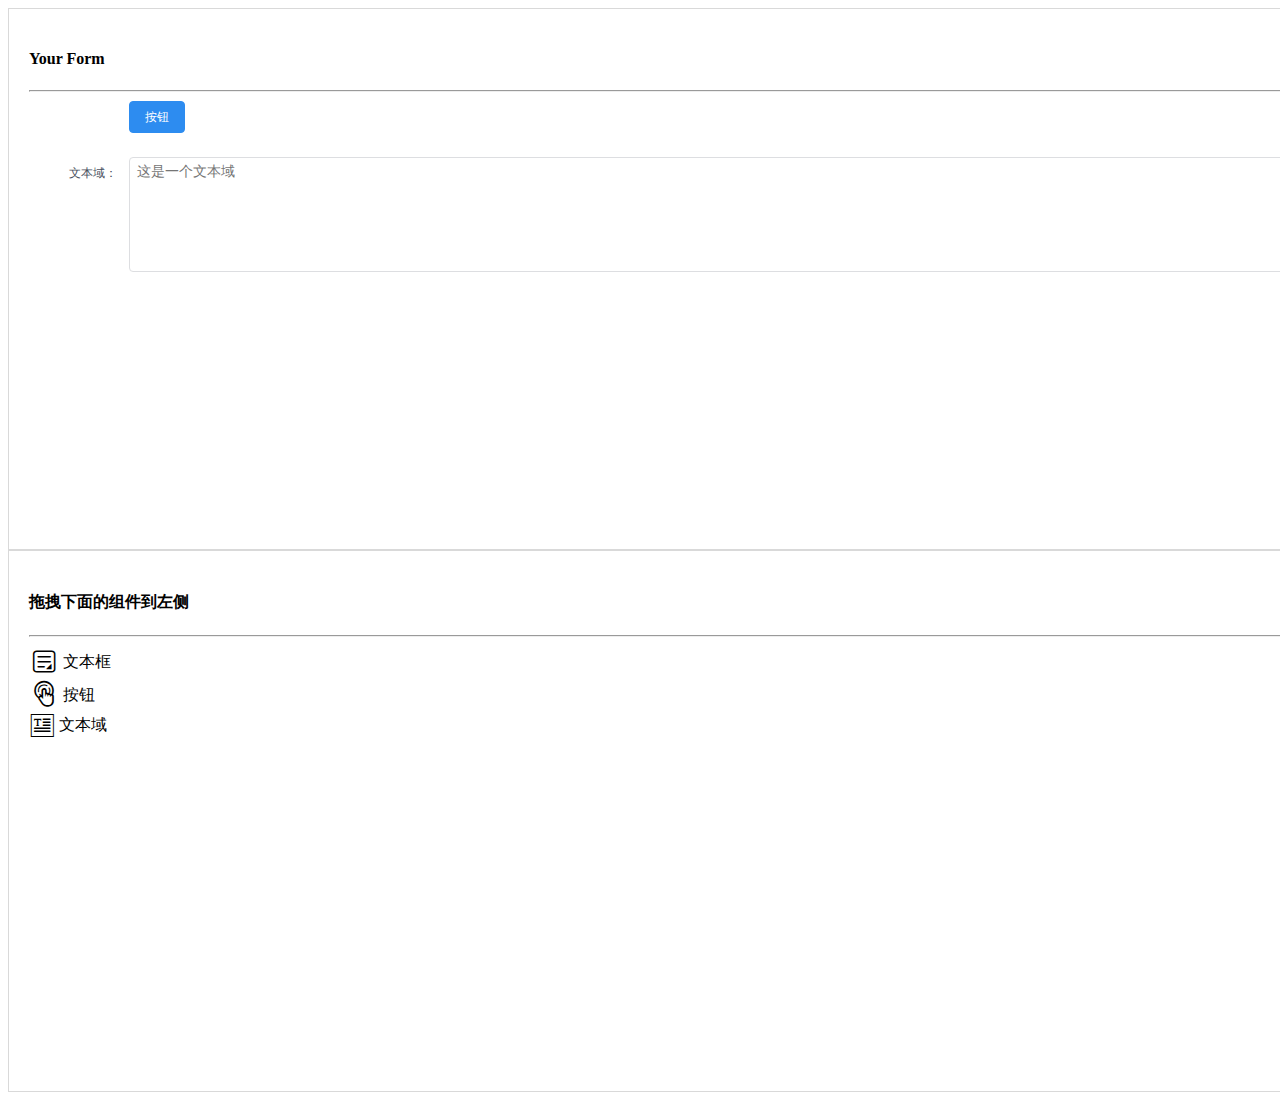
<file: drag.html>
<!DOCTYPE HTML>
<html>
<head>
    <meta charset="utf-8">
    <title>Bootstrap表单构造器</title>
    <meta name="viewport" content="width=device-width, initial-scale=1.0">
    <meta name="description" content="基于Bootstrap的web表单构造器，通过拖拽组件的方式生成完整可用的表单">
    <meta name="keywords" content="Bootstrap,Form,表单,拖拽">
    <meta name="author" content="Bootstrap中文网">
    <link rel="stylesheet" href="https://cdn.staticfile.org/twitter-bootstrap/3.3.7/css/bootstrap.min.css">
    <link rel="stylesheet" href="index.css">
    <link rel="stylesheet" type="text/css" href="font/iconfont.css">
    <script src="font/iconfont.js"></script>
    <script src="https://cdn.staticfile.org/jquery/2.1.1/jquery.min.js"></script>
    <script src="https://cdn.staticfile.org/twitter-bootstrap/3.3.7/js/bootstrap.min.js"></script>
    <style type="text/css">
        /*#div1 {width:198px; height:66px;padding:10px;border:1px solid #aaaaaa;}*/
        .box{width: 100%;height: 500px;border: 1px solid #d9d9d9;padding: 20px;}
    </style>

    <script type="text/javascript">
        function allowDrop(ev)
        {
            ev.preventDefault();
        }

        function drag(ev)
        {
            ev.dataTransfer.setData("Text",ev.target.id);
//            console.log(ev)
        }

        function drop(ev)
        {
            ev.preventDefault();
            var data=ev.dataTransfer.getData("Text");
            if(data=='drag1'){
                ev.toElement.innerHTML = ev.toElement.innerHTML + '<div id="textUI" class="ivu-form-item items" style="display: block; width: auto;"> <label id="getName" class="ivu-form-item-label" style="width: 100px;">输入框：</label> <div class="ivu-form-item-content" style="margin-left: 100px;"> <div class="ivu-input-wrapper ivu-input-type"> <input id="getPlaceholder" type="text" placeholder="这是一个输入框" maxlength="20" class="ivu-input"> </div> <div class="item-icon"> <i onclick="deleteT(1)" style="font-size: 15px" class="iconfont">&#xe62f;</i> <i onclick="set(1)" style="font-size: 15px" class="iconfont">&#xe604;</i> </div> </div> <div id="modalShow" data-transfer="true" class="v-transfer-dom"> <div class="ivu-modal-mask"></div> <div class="ivu-modal-wrap"> <div class="ivu-modal" style="width: 520px;"> <div class="ivu-modal-content"> <a class="ivu-modal-close"> <i class="ivu-icon ivu-icon-ios-close-empty"></i> </a> <div class="ivu-modal-header"> <div class="ivu-modal-header-inner">配置输入框属性</div> </div> <div class="ivu-modal-body"> <form autocomplete="off" class="form_content ivu-form ivu-form-label-right"> <div class="ivu-form-item"> <label class="ivu-form-item-label" style="width: 80px;">控件名称：</label> <div class="ivu-form-item-content" style="margin-left: 80px;"> <div class="ivu-input-wrapper ivu-input-type"><!----> <!----> <input id="nameText" type="text" placeholder="请输入控件名称" maxlength="4" class="ivu-input"> <!----> </div> <!----> </div> </div> <div class="ivu-form-item"> <label class="ivu-form-item-label" style="width: 80px;">placeholder：</label> <div class="ivu-form-item-content" style="margin-left: 80px;"> <div class="ivu-input-wrapper ivu-input-type"><!----> <!----> <input id="namePlaceholder" type="text" placeholder="请输入placeholder" class="ivu-input"> <!----> </div> <!----> </div> </div> </form> </div> <div class="ivu-modal-footer"> <div> <button onclick="cancel(1)" type="button" class="ivu-btn ivu-btn-text"><!----> <!----> <span>取消</span> </button> <button onclick="sure(1)" type="button" class="ivu-btn ivu-btn-primary"><!----> <!----> <span>确定</span> </button> </div> </div> </div> </div> </div> </div> </div>'
//
            }else if(data=='drag2'){
                ev.toElement.innerHTML = ev.toElement.innerHTML + '<div class="ivu-form-item-content" style="margin-left: 100px;margin-bottom: 24px;"> <button type="button" class="ivu-btn ivu-btn-primary"> <span>按钮</span> </button> </div>'
//
            }else if(data=='drag3'){
                ev.toElement.innerHTML = ev.toElement.innerHTML + '<div class="ivu-form-item items" style="display: block; width: auto;" draggable="false"> <label class="ivu-form-item-label" style="width: 100px;">文本域：</label> <div class="ivu-form-item-content" style="margin-left: 100px;"> <div class="ivu-input-wrapper ivu-input-type"> <textarea wrap="soft" autocomplete="off" spellcheck="false" placeholder="这是一个文本域" rows="5" maxlength="200" class="ivu-input"></textarea> </div> </div> </div>'
            }

        }
        function deleteT(i){
            if(i==1){
                var textUI = document.getElementById("textUI");
                textUI.remove()
            }

        }
        function set(i) {
            if(i==1){
                var modalShow = document.getElementById("modalShow");
                modalShow.style.display='block';
            }


        }
        function cancel(i) {
            if(i==1){
                var modalShow = document.getElementById("modalShow");
                modalShow.style.display='none';
            }
        }
        function sure(i) {
            if(i==1){
                var nameText = document.getElementById("nameText").value;
                var namePlaceholder = document.getElementById("namePlaceholder").value;
                document.getElementById("getName").innerHTML = nameText;
                document.getElementById("getPlaceholder").placeholder = namePlaceholder;
                var modalShow = document.getElementById("modalShow");
                modalShow.style.display='none';


            }

        }
    </script>
</head>
<body>
<div class="container">
    <div class="row" >
        <div class="col-sm-8">
            <div class="box" id="div1" ondrop="drop(event)"
                 ondragover="allowDrop(event)">
                <h4>Your Form</h4>
                <hr>
                <!--<div id="textUI" class="ivu-form-item items" style="display: block; width: auto;">-->
                    <!--<label id="getName" class="ivu-form-item-label" style="width: 100px;">输入框：</label>-->
                    <!--<div class="ivu-form-item-content" style="margin-left: 100px;">-->
                        <!--<div class="ivu-input-wrapper ivu-input-type">-->
                            <!--<input id="getPlaceholder" type="text" placeholder="这是一个输入框" maxlength="20" class="ivu-input">-->
                        <!--</div>-->
                        <!--<div class="item-icon">-->
                            <!--<i onclick="deleteT(1)" style="font-size: 15px" class="iconfont">&#xe62f;</i>-->
                            <!--<i onclick="set(1)" style="font-size: 15px" class="iconfont">&#xe604;</i>-->
                        <!--</div>-->
                    <!--</div>-->
                    <!--<div id="modalShow" data-transfer="true" class="v-transfer-dom">-->
                        <!--<div class="ivu-modal-mask"></div>-->
                        <!--<div class="ivu-modal-wrap">-->
                            <!--<div class="ivu-modal" style="width: 520px;">-->
                                <!--<div class="ivu-modal-content">-->
                                    <!--<a class="ivu-modal-close">-->
                                        <!--<i class="ivu-icon ivu-icon-ios-close-empty"></i>-->
                                    <!--</a>-->
                                    <!--<div class="ivu-modal-header">-->
                                        <!--<div class="ivu-modal-header-inner">配置输入框属性</div>-->
                                    <!--</div>-->
                                    <!--<div class="ivu-modal-body">-->
                                        <!--<form autocomplete="off" class="form_content ivu-form ivu-form-label-right">-->
                                            <!--<div class="ivu-form-item">-->
                                                <!--<label class="ivu-form-item-label" style="width: 80px;">控件名称：</label>-->
                                                <!--<div class="ivu-form-item-content" style="margin-left: 80px;">-->
                                                    <!--<div class="ivu-input-wrapper ivu-input-type">&lt;!&ndash;&ndash;&gt; &lt;!&ndash;&ndash;&gt;-->
                                                        <!--<input id="nameText" type="text" placeholder="请输入控件名称" maxlength="4" class="ivu-input"> &lt;!&ndash;&ndash;&gt;-->
                                                    <!--</div> &lt;!&ndash;&ndash;&gt;-->
                                                <!--</div>-->
                                            <!--</div>-->
                                            <!--<div class="ivu-form-item">-->
                                                <!--<label class="ivu-form-item-label" style="width: 80px;">placeholder：</label>-->
                                                <!--<div class="ivu-form-item-content" style="margin-left: 80px;">-->
                                                    <!--<div class="ivu-input-wrapper ivu-input-type">&lt;!&ndash;&ndash;&gt; &lt;!&ndash;&ndash;&gt;-->
                                                        <!--<input id="namePlaceholder" type="text" placeholder="请输入placeholder" class="ivu-input"> &lt;!&ndash;&ndash;&gt;-->
                                                    <!--</div> &lt;!&ndash;&ndash;&gt;-->
                                                <!--</div>-->
                                            <!--</div>-->

                                        <!--</form>-->
                                    <!--</div>-->
                                    <!--<div class="ivu-modal-footer">-->
                                        <!--<div>-->
                                            <!--<button onclick="cancel(1)" type="button" class="ivu-btn ivu-btn-text">&lt;!&ndash;&ndash;&gt; &lt;!&ndash;&ndash;&gt;-->
                                                <!--<span>取消</span>-->
                                            <!--</button>-->
                                            <!--<button onclick="sure(1)" type="button" class="ivu-btn ivu-btn-primary">&lt;!&ndash;&ndash;&gt; &lt;!&ndash;&ndash;&gt;-->
                                                <!--<span>确定</span>-->
                                            <!--</button>-->
                                        <!--</div>-->
                                    <!--</div>-->
                                <!--</div>-->
                            <!--</div>-->
                        <!--</div>-->
                    <!--</div>-->

                <!--</div>-->
                <div class="ivu-form-item-content" style="margin-left: 100px;margin-bottom: 24px;">
                    <button type="button" class="ivu-btn ivu-btn-primary">
                        <span>按钮</span>
                    </button>
                </div>
                <div class="ivu-form-item items" style="display: block; width: auto;" draggable="false">
                    <label class="ivu-form-item-label" style="width: 100px;">文本域：</label>
                    <div class="ivu-form-item-content" style="margin-left: 100px;">
                        <div class="ivu-input-wrapper ivu-input-type">
                            <textarea wrap="soft" autocomplete="off" spellcheck="false" placeholder="这是一个文本域" rows="5" maxlength="200" class="ivu-input"></textarea>
                        </div>
                    </div>
                </div>
            </div>
        </div>
        <div class="col-sm-4">
            <div class="box" id="dragBox">
                <h4>拖拽下面的组件到左侧</h4>
                <hr>
                <div id="drag1" draggable="true"
                       ondragstart="drag(event)">
                    <i class="iconfont">&#xe668;</i>
                    <span class="textStyle">文本框</span>
                </div>
                <div id="drag2"  draggable="true"
                   ondragstart="drag(event)">
                    <i class="iconfont">&#xe7fb;</i>
                    <span class="textStyle">按钮</span>
                </div>
                <div id="drag3"  draggable="true"
                     ondragstart="drag(event)">
                    <i style="font-size: 26px" class="iconfont">&#xe66f;</i>
                    <span class="textStyle">文本域</span>
                </div>
            </div>
        </div>

        <div class="clearfix visible-xs"></div>


    </div>
</div>
</body>
</html>
</file>
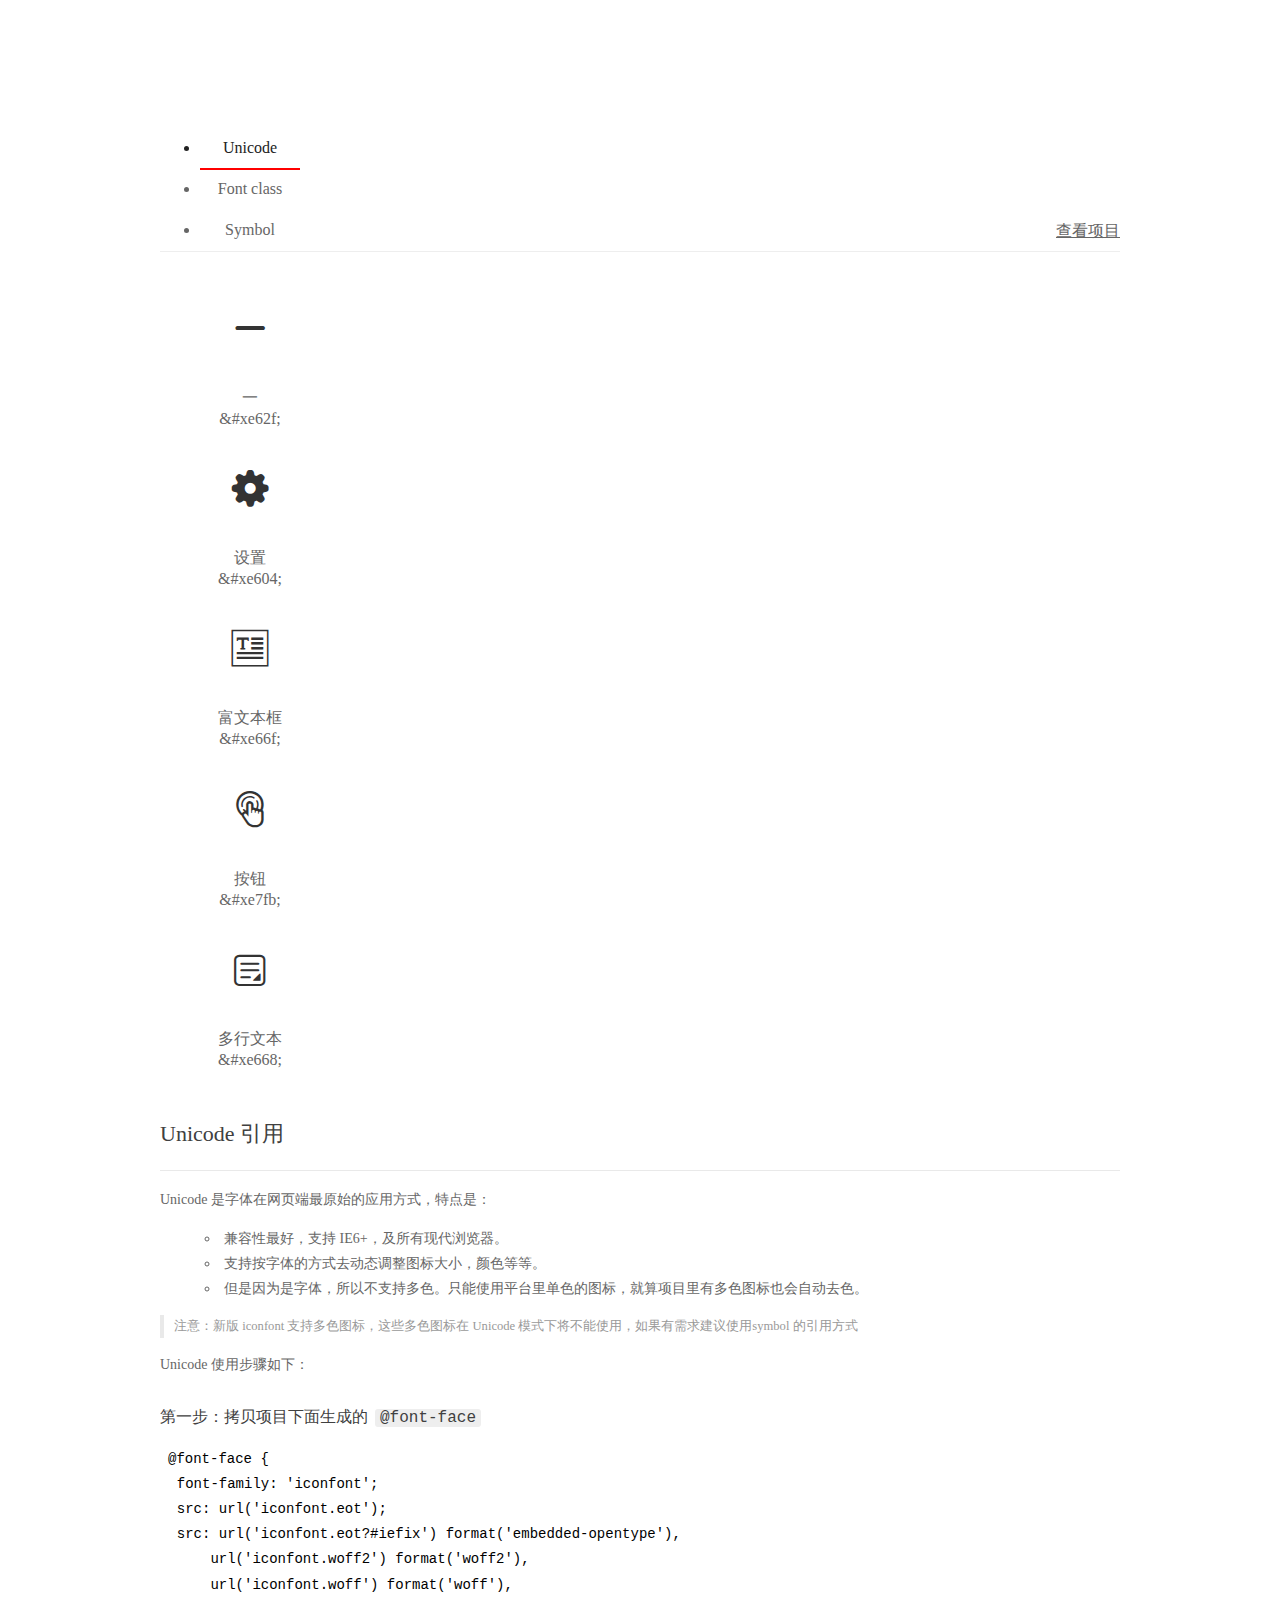
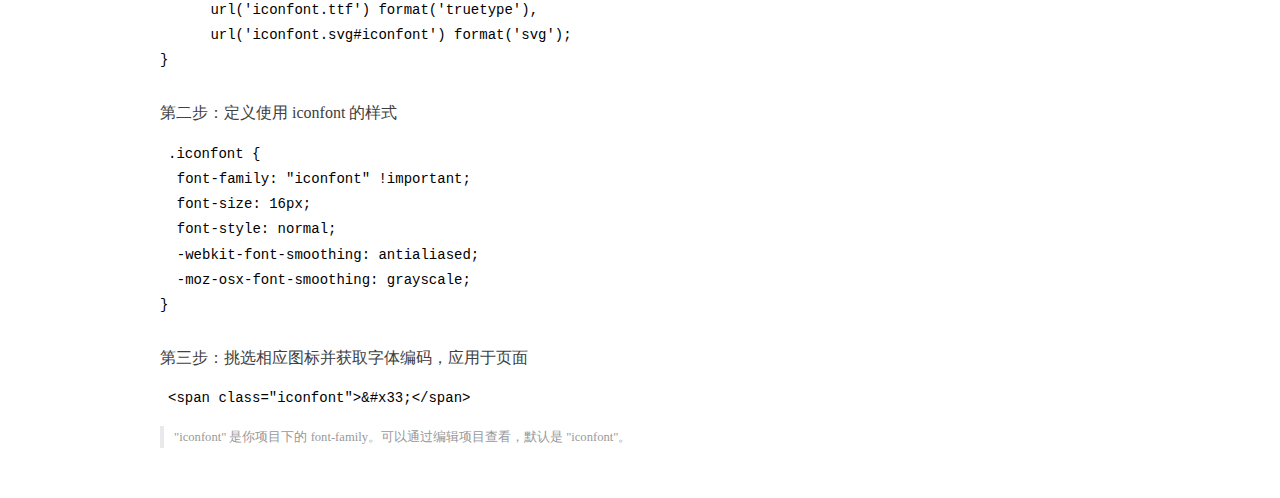
<file: font/demo_index.html>
<!DOCTYPE html>
<html>
<head>
  <meta charset="utf-8"/>
  <title>IconFont Demo</title>
  <link rel="shortcut icon" href="https://gtms04.alicdn.com/tps/i4/TB1_oz6GVXXXXaFXpXXJDFnIXXX-64-64.ico" type="image/x-icon"/>
  <link rel="stylesheet" href="https://g.alicdn.com/thx/cube/1.3.2/cube.min.css">
  <link rel="stylesheet" href="demo.css">
  <link rel="stylesheet" href="iconfont.css">
  <script src="iconfont.js"></script>
  <!-- jQuery -->
  <script src="https://a1.alicdn.com/oss/uploads/2018/12/26/7bfddb60-08e8-11e9-9b04-53e73bb6408b.js"></script>
  <!-- 代码高亮 -->
  <script src="https://a1.alicdn.com/oss/uploads/2018/12/26/a3f714d0-08e6-11e9-8a15-ebf944d7534c.js"></script>
</head>
<body>
  <div class="main">
    <h1 class="logo"><a href="https://www.iconfont.cn/" title="iconfont 首页" target="_blank">&#xe86b;</a></h1>
    <div class="nav-tabs">
      <ul id="tabs" class="dib-box">
        <li class="dib active"><span>Unicode</span></li>
        <li class="dib"><span>Font class</span></li>
        <li class="dib"><span>Symbol</span></li>
      </ul>
      
      <a href="https://www.iconfont.cn/manage/index?manage_type=myprojects&projectId=1001982" target="_blank" class="nav-more">查看项目</a>
      
    </div>
    <div class="tab-container">
      <div class="content unicode" style="display: block;">
          <ul class="icon_lists dib-box">
          
            <li class="dib">
              <span class="icon iconfont">&#xe62f;</span>
                <div class="name">一</div>
                <div class="code-name">&amp;#xe62f;</div>
              </li>
          
            <li class="dib">
              <span class="icon iconfont">&#xe604;</span>
                <div class="name">设置</div>
                <div class="code-name">&amp;#xe604;</div>
              </li>
          
            <li class="dib">
              <span class="icon iconfont">&#xe66f;</span>
                <div class="name">富文本框</div>
                <div class="code-name">&amp;#xe66f;</div>
              </li>
          
            <li class="dib">
              <span class="icon iconfont">&#xe7fb;</span>
                <div class="name">按钮</div>
                <div class="code-name">&amp;#xe7fb;</div>
              </li>
          
            <li class="dib">
              <span class="icon iconfont">&#xe668;</span>
                <div class="name">多行文本</div>
                <div class="code-name">&amp;#xe668;</div>
              </li>
          
          </ul>
          <div class="article markdown">
          <h2 id="unicode-">Unicode 引用</h2>
          <hr>

          <p>Unicode 是字体在网页端最原始的应用方式，特点是：</p>
          <ul>
            <li>兼容性最好，支持 IE6+，及所有现代浏览器。</li>
            <li>支持按字体的方式去动态调整图标大小，颜色等等。</li>
            <li>但是因为是字体，所以不支持多色。只能使用平台里单色的图标，就算项目里有多色图标也会自动去色。</li>
          </ul>
          <blockquote>
            <p>注意：新版 iconfont 支持多色图标，这些多色图标在 Unicode 模式下将不能使用，如果有需求建议使用symbol 的引用方式</p>
          </blockquote>
          <p>Unicode 使用步骤如下：</p>
          <h3 id="-font-face">第一步：拷贝项目下面生成的 <code>@font-face</code></h3>
<pre><code class="language-css"
>@font-face {
  font-family: 'iconfont';
  src: url('iconfont.eot');
  src: url('iconfont.eot?#iefix') format('embedded-opentype'),
      url('iconfont.woff2') format('woff2'),
      url('iconfont.woff') format('woff'),
      url('iconfont.ttf') format('truetype'),
      url('iconfont.svg#iconfont') format('svg');
}
</code></pre>
          <h3 id="-iconfont-">第二步：定义使用 iconfont 的样式</h3>
<pre><code class="language-css"
>.iconfont {
  font-family: "iconfont" !important;
  font-size: 16px;
  font-style: normal;
  -webkit-font-smoothing: antialiased;
  -moz-osx-font-smoothing: grayscale;
}
</code></pre>
          <h3 id="-">第三步：挑选相应图标并获取字体编码，应用于页面</h3>
<pre>
<code class="language-html"
>&lt;span class="iconfont"&gt;&amp;#x33;&lt;/span&gt;
</code></pre>
          <blockquote>
            <p>"iconfont" 是你项目下的 font-family。可以通过编辑项目查看，默认是 "iconfont"。</p>
          </blockquote>
          </div>
      </div>
      <div class="content font-class">
        <ul class="icon_lists dib-box">
          
          <li class="dib">
            <span class="icon iconfont icon-weibiaoti29"></span>
            <div class="name">
              一
            </div>
            <div class="code-name">.icon-weibiaoti29
            </div>
          </li>
          
          <li class="dib">
            <span class="icon iconfont icon-shezhi"></span>
            <div class="name">
              设置
            </div>
            <div class="code-name">.icon-shezhi
            </div>
          </li>
          
          <li class="dib">
            <span class="icon iconfont icon-fuwenbenkuang"></span>
            <div class="name">
              富文本框
            </div>
            <div class="code-name">.icon-fuwenbenkuang
            </div>
          </li>
          
          <li class="dib">
            <span class="icon iconfont icon-anniu"></span>
            <div class="name">
              按钮
            </div>
            <div class="code-name">.icon-anniu
            </div>
          </li>
          
          <li class="dib">
            <span class="icon iconfont icon-duohangwenben"></span>
            <div class="name">
              多行文本
            </div>
            <div class="code-name">.icon-duohangwenben
            </div>
          </li>
          
        </ul>
        <div class="article markdown">
        <h2 id="font-class-">font-class 引用</h2>
        <hr>

        <p>font-class 是 Unicode 使用方式的一种变种，主要是解决 Unicode 书写不直观，语意不明确的问题。</p>
        <p>与 Unicode 使用方式相比，具有如下特点：</p>
        <ul>
          <li>兼容性良好，支持 IE8+，及所有现代浏览器。</li>
          <li>相比于 Unicode 语意明确，书写更直观。可以很容易分辨这个 icon 是什么。</li>
          <li>因为使用 class 来定义图标，所以当要替换图标时，只需要修改 class 里面的 Unicode 引用。</li>
          <li>不过因为本质上还是使用的字体，所以多色图标还是不支持的。</li>
        </ul>
        <p>使用步骤如下：</p>
        <h3 id="-fontclass-">第一步：引入项目下面生成的 fontclass 代码：</h3>
<pre><code class="language-html">&lt;link rel="stylesheet" href="./iconfont.css"&gt;
</code></pre>
        <h3 id="-">第二步：挑选相应图标并获取类名，应用于页面：</h3>
<pre><code class="language-html">&lt;span class="iconfont icon--xxx"&gt;&lt;/span&gt;
</code></pre>
        <blockquote>
          <p>"
            iconfont" 是你项目下的 font-family。可以通过编辑项目查看，默认是 "iconfont"。</p>
        </blockquote>
      </div>
      </div>
      <div class="content symbol">
          <ul class="icon_lists dib-box">
          
            <li class="dib">
                <svg class="icon svg-icon" aria-hidden="true">
                  <use xlink:href="#icon-weibiaoti29"></use>
                </svg>
                <div class="name">一</div>
                <div class="code-name">#icon-weibiaoti29</div>
            </li>
          
            <li class="dib">
                <svg class="icon svg-icon" aria-hidden="true">
                  <use xlink:href="#icon-shezhi"></use>
                </svg>
                <div class="name">设置</div>
                <div class="code-name">#icon-shezhi</div>
            </li>
          
            <li class="dib">
                <svg class="icon svg-icon" aria-hidden="true">
                  <use xlink:href="#icon-fuwenbenkuang"></use>
                </svg>
                <div class="name">富文本框</div>
                <div class="code-name">#icon-fuwenbenkuang</div>
            </li>
          
            <li class="dib">
                <svg class="icon svg-icon" aria-hidden="true">
                  <use xlink:href="#icon-anniu"></use>
                </svg>
                <div class="name">按钮</div>
                <div class="code-name">#icon-anniu</div>
            </li>
          
            <li class="dib">
                <svg class="icon svg-icon" aria-hidden="true">
                  <use xlink:href="#icon-duohangwenben"></use>
                </svg>
                <div class="name">多行文本</div>
                <div class="code-name">#icon-duohangwenben</div>
            </li>
          
          </ul>
          <div class="article markdown">
          <h2 id="symbol-">Symbol 引用</h2>
          <hr>

          <p>这是一种全新的使用方式，应该说这才是未来的主流，也是平台目前推荐的用法。相关介绍可以参考这篇<a href="">文章</a>
            这种用法其实是做了一个 SVG 的集合，与另外两种相比具有如下特点：</p>
          <ul>
            <li>支持多色图标了，不再受单色限制。</li>
            <li>通过一些技巧，支持像字体那样，通过 <code>font-size</code>, <code>color</code> 来调整样式。</li>
            <li>兼容性较差，支持 IE9+，及现代浏览器。</li>
            <li>浏览器渲染 SVG 的性能一般，还不如 png。</li>
          </ul>
          <p>使用步骤如下：</p>
          <h3 id="-symbol-">第一步：引入项目下面生成的 symbol 代码：</h3>
<pre><code class="language-html">&lt;script src="./iconfont.js"&gt;&lt;/script&gt;
</code></pre>
          <h3 id="-css-">第二步：加入通用 CSS 代码（引入一次就行）：</h3>
<pre><code class="language-html">&lt;style&gt;
.icon {
  width: 1em;
  height: 1em;
  vertical-align: -0.15em;
  fill: currentColor;
  overflow: hidden;
}
&lt;/style&gt;
</code></pre>
          <h3 id="-">第三步：挑选相应图标并获取类名，应用于页面：</h3>
<pre><code class="language-html">&lt;svg class="icon" aria-hidden="true"&gt;
  &lt;use xlink:href="#icon-xxx"&gt;&lt;/use&gt;
&lt;/svg&gt;
</code></pre>
          </div>
      </div>

    </div>
  </div>
  <script>
  $(document).ready(function () {
      $('.tab-container .content:first').show()

      $('#tabs li').click(function (e) {
        var tabContent = $('.tab-container .content')
        var index = $(this).index()

        if ($(this).hasClass('active')) {
          return
        } else {
          $('#tabs li').removeClass('active')
          $(this).addClass('active')

          tabContent.hide().eq(index).fadeIn()
        }
      })
    })
  </script>
</body>
</html>
</file>
<file: index.css>
.items, .items * {
    cursor: move;
}
.ivu-form-item {
    margin-bottom: 24px;
    vertical-align: top;
    zoom: 1;
}
.ivu-form-item-label {
    text-align: right;
    vertical-align: middle;
    float: left;
    font-size: 12px;
    color: #495060;
    line-height: 1;
    padding: 10px 12px 10px 0;
    box-sizing: border-box;
}
.ivu-form-item-content {
    position: relative;
    line-height: 32px;
    font-size: 12px;
}
.ivu-input-wrapper {
    display: inline-block;
    width: 100%;
    position: relative;
    vertical-align: middle;
    line-height: normal;
}
.ivu-input-icon-validate {
    display: none;
}

.ivu-icon {
    display: inline-block;
    font-family: Ionicons;
    speak: none;
    font-style: normal;
    font-weight: 400;
    font-variant: normal;
    text-transform: none;
    text-rendering: auto;
    line-height: 1;
    -webkit-font-smoothing: antialiased;
    -moz-osx-font-smoothing: grayscale;
}
.ivu-input-icon {
    width: 32px;
    height: 32px;
    line-height: 32px;
    font-size: 16px;
    text-align: center;
    color: #80848f;
    position: absolute;
    right: 0;
    z-index: 3;
}
.ivu-load-loop {
    animation: ani-load-loop 1s linear infinite;
}
textarea.ivu-input {
    max-width: 100%;
    height: auto;
    min-height: 32px;
    vertical-align: bottom;
    font-size: 14px;
}
.ivu-input {
    display: inline-block;
    width: 100%;
    height: 32px;
    line-height: 1.5;
    padding: 4px 7px;
    font-size: 12px;
    border: 1px solid #dddee1;
    border-radius: 4px;
    color: #495060;
    background-color: #fff;
    background-image: none;
    position: relative;
    cursor: text;
    transition: border .2s ease-in-out,background .2s ease-in-out,box-shadow .2s ease-in-out;
}
.ivu-btn {
    display: inline-block;
    margin-bottom: 0;
    font-weight: 400;
    text-align: center;
    vertical-align: middle;
    touch-action: manipulation;
    cursor: pointer;
    background-image: none;
    border: 1px solid transparent;
    white-space: nowrap;
    line-height: 1.5;
    -webkit-user-select: none;
    -moz-user-select: none;
    -ms-user-select: none;
    user-select: none;
    padding: 6px 15px;
    font-size: 12px;
    border-radius: 4px;
    transition: color .2s linear,background-color .2s linear,border .2s linear,box-shadow .2s linear;
    color: #495060;
    background-color: #f7f7f7;
    border-color: #dddee1;
}
.ivu-btn-primary {
    color: #fff;
    background-color: #2d8cf0;
    border-color: #2d8cf0;
}
.ivu-btn:hover {
    color: #57a3f3;
    background-color: #fff;
    border-color: #57a3f3;
}
.ivu-btn:not([disabled]):hover {
    text-decoration: none;
}
.ivu-btn-primary:hover {
    color: #fff;
    background-color: #57a3f3;
    border-color: #57a3f3;
}
.ivu-form .ivu-form-item-label {
    text-align: right;
    vertical-align: middle;
    float: left;
    font-size: 12px;
    color: #495060;
    line-height: 1;
    padding: 10px 12px 10px 0;
    box-sizing: border-box;
}
.textStyle{
    font-size: 16px;
    line-height: 20px;
    position: relative;
    bottom: 5px;
}

.items .item-icon {
    -webkit-transition: all 2s ease;
    transition: all 2s ease;
    position: absolute;
    top: -25px;
    right: 0px;
    font-size: 16px;
    opacity: 0;
    /*max-height: 0;*/
    overflow: hidden;
}
.item-icon:hover{
    opacity: 1;
}
.item-icon i {
    cursor: pointer !important;
    margin-right: 5px;
}
.ivu-modal {
    width: auto;
    margin: 0 auto;
    position: relative;
    outline: 0;
    top: 100px;
}
.ivu-modal-content {
    position: relative;
    background-color: #fff;
    border: 0;
    border-radius: 6px;
    background-clip: padding-box;
}
.ivu-modal-wrap {
    position: fixed;
    overflow: auto;
    top: 0;
    right: 0;
    bottom: 0;
    left: 0;
    z-index: 1000;
    -webkit-overflow-scrolling: touch;
    outline: 0;
}
.ivu-modal-wrap * {
    box-sizing: border-box;
    -webkit-tap-highlight-color: transparent;
}
.ivu-modal-close {
    font-size: 12px;
    position: absolute;
    right: 16px;
    top: 8px;
    overflow: hidden;
    cursor: pointer;
}
.ivu-modal-close .ivu-icon-ios-close-empty {
    font-size: 31px;
    color: #999;
    transition: color .2s ease;
    position: relative;
    top: 1px;
}
.ivu-icon {
    display: inline-block;
    font-family: Ionicons;
    speak: none;
    font-style: normal;
    font-weight: 400;
    font-variant: normal;
    text-transform: none;
    text-rendering: auto;
    line-height: 1;
    -webkit-font-smoothing: antialiased;
    -moz-osx-font-smoothing: grayscale;
}
.ivu-modal-header {
    border-bottom: 1px solid #e9eaec;
    padding: 14px 16px;
    line-height: 1;
}
.ivu-modal-header p, .ivu-modal-header-inner {
    display: inline-block;
    width: 100%;
    height: 20px;
    line-height: 20px;
    font-size: 14px;
    color: #1c2438;
    font-weight: 700;
    overflow: hidden;
    text-overflow: ellipsis;
    white-space: nowrap;
}
.ivu-modal-body {
    padding: 16px;
    font-size: 12px;
    line-height: 1.5;
}
.ivu-modal-mask {
    position: fixed;
    top: 0;
    bottom: 0;
    left: 0;
    right: 0;
    background-color: rgba(55,55,55,.6);
    height: 100%;
    z-index: 1000;
}
.ivu-select-single .ivu-select-selection {
    height: 32px;
    position: relative;
}
.ivu-select-selection {
    display: block;
    box-sizing: border-box;
    outline: 0;
    -webkit-user-select: none;
    -moz-user-select: none;
    -ms-user-select: none;
    user-select: none;
    cursor: pointer;
    position: relative;
    background-color: #fff;
    border-radius: 4px;
    border: 1px solid #dddee1;
    transition: all .2s ease-in-out;
}
.ivu-select-single .ivu-select-selection .ivu-select-placeholder, .ivu-select-single .ivu-select-selection .ivu-select-selected-value {
    display: block;
    height: 30px;
    line-height: 30px;
    font-size: 12px;
    overflow: hidden;
    text-overflow: ellipsis;
    white-space: nowrap;
    padding-left: 8px;
    padding-right: 24px;
}
.ivu-select-single .ivu-select-selection .ivu-select-placeholder {
    color: #bbbec4;
}
.ivu-select-input {
    display: inline-block;
    height: 32px;
    line-height: 32px;
    padding: 0 24px 0 8px;
    font-size: 12px;
    outline: 0;
    border: none;
    box-sizing: border-box;
    color: #495060;
    background-color: transparent;
    position: relative;
    cursor: pointer;
}
.ivu-select-dropdown {
    width: inherit;
    max-height: 200px;
    overflow: auto;
    margin: 5px 0;
    padding: 5px 0;
    background-color: #fff;
    box-sizing: border-box;
    border-radius: 4px;
    box-shadow: 0 1px 6px rgba(0,0,0,.2);
    position: absolute;
    z-index: 900;
}
.ivu-input-number {
    display: inline-block;
    width: 100%;
    line-height: 1.5;
    padding: 4px 7px;
    font-size: 12px;
    color: #495060;
    background-color: #fff;
    background-image: none;
    position: relative;
    cursor: text;
    transition: border .2s ease-in-out,background .2s ease-in-out,box-shadow .2s ease-in-out;
    margin: 0;
    padding: 0;
    width: 80px;
    height: 32px;
    line-height: 32px;
    vertical-align: middle;
    border: 1px solid #dddee1;
    border-radius: 4px;
    overflow: hidden;
}
.ivu-input-number-handler-wrap {
    width: 22px;
    height: 100%;
    border-left: 1px solid #dddee1;
    border-radius: 0 4px 4px 0;
    background: #fff;
    position: absolute;
    top: 0;
    right: 0;
    opacity: 0;
    transition: opacity .2s ease-in-out;
}
.ivu-input-number-handler-down-inner, .ivu-input-number-handler-up-inner {
    width: 12px;
    height: 12px;
    line-height: 12px;
    font-size: 14px;
    color: #999;
    -webkit-user-select: none;
    -moz-user-select: none;
    -ms-user-select: none;
    user-select: none;
    position: absolute;
    right: 4px;
    transition: all .2s linear;
}
.ivu-input-number-handler-up-inner {
    top: 1px;
}
.ivu-modal-footer button+button {
    margin-left: 8px;
    margin-bottom: 0;
}
.ivu-modal-footer {
    border-top: 1px solid #e9eaec;
    padding: 12px 18px 12px 18px;
    text-align: right;
}
.v-transfer-dom{
    display: none;
    transition: all .2s linear;
}
</file>
<file: font/iconfont.css>
@font-face {font-family: "iconfont";
  src: url('iconfont.eot?t=1546848222701'); /* IE9 */
  src: url('iconfont.eot?t=1546848222701#iefix') format('embedded-opentype'), /* IE6-IE8 */
  url('[data-uri]') format('woff2'),
  url('iconfont.woff?t=1546848222701') format('woff'),
  url('iconfont.ttf?t=1546848222701') format('truetype'), /* chrome, firefox, opera, Safari, Android, iOS 4.2+ */
  url('iconfont.svg?t=1546848222701#iconfont') format('svg'); /* iOS 4.1- */
}

.iconfont {
  font-family: "iconfont" !important;
  font-size: 30px;
  font-style: normal;
  -webkit-font-smoothing: antialiased;
  -moz-osx-font-smoothing: grayscale;
}

.icon-weibiaoti29:before {
  content: "\e62f";
}

.icon-shezhi:before {
  content: "\e604";
}

.icon-fuwenbenkuang:before {
  content: "\e66f";
}

.icon-anniu:before {
  content: "\e7fb";
}

.icon-duohangwenben:before {
  content: "\e668";
}
</file>
<file: font/demo.css>
/* Logo 字体 */
@font-face {
  font-family: "iconfont logo";
  src: url('https://at.alicdn.com/t/font_985780_km7mi63cihi.eot?t=1545807318834');
  src: url('https://at.alicdn.com/t/font_985780_km7mi63cihi.eot?t=1545807318834#iefix') format('embedded-opentype'),
    url('https://at.alicdn.com/t/font_985780_km7mi63cihi.woff?t=1545807318834') format('woff'),
    url('https://at.alicdn.com/t/font_985780_km7mi63cihi.ttf?t=1545807318834') format('truetype'),
    url('https://at.alicdn.com/t/font_985780_km7mi63cihi.svg?t=1545807318834#iconfont') format('svg');
}

.logo {
  font-family: "iconfont logo";
  font-size: 160px;
  font-style: normal;
  -webkit-font-smoothing: antialiased;
  -moz-osx-font-smoothing: grayscale;
}

/* tabs */
.nav-tabs {
  position: relative;
}

.nav-tabs .nav-more {
  position: absolute;
  right: 0;
  bottom: 0;
  height: 42px;
  line-height: 42px;
  color: #666;
}

#tabs {
  border-bottom: 1px solid #eee;
}

#tabs li {
  cursor: pointer;
  width: 100px;
  height: 40px;
  line-height: 40px;
  text-align: center;
  font-size: 16px;
  border-bottom: 2px solid transparent;
  position: relative;
  z-index: 1;
  margin-bottom: -1px;
  color: #666;
}


#tabs .active {
  border-bottom-color: #f00;
  color: #222;
}

.tab-container .content {
  display: none;
}

/* 页面布局 */
.main {
  padding: 30px 100px;
  width: 960px;
  margin: 0 auto;
}

.main .logo {
  color: #333;
  text-align: left;
  margin-bottom: 30px;
  line-height: 1;
  height: 110px;
  margin-top: -50px;
  overflow: hidden;
  *zoom: 1;
}

.main .logo a {
  font-size: 160px;
  color: #333;
}

.helps {
  margin-top: 40px;
}

.helps pre {
  padding: 20px;
  margin: 10px 0;
  border: solid 1px #e7e1cd;
  background-color: #fffdef;
  overflow: auto;
}

.icon_lists {
  width: 100% !important;
  overflow: hidden;
  *zoom: 1;
}

.icon_lists li {
  width: 100px;
  margin-bottom: 10px;
  margin-right: 20px;
  text-align: center;
  list-style: none !important;
  cursor: default;
}

.icon_lists li .code-name {
  line-height: 1.2;
}

.icon_lists .icon {
  display: block;
  height: 100px;
  line-height: 100px;
  font-size: 42px;
  margin: 10px auto;
  color: #333;
  -webkit-transition: font-size 0.25s linear, width 0.25s linear;
  -moz-transition: font-size 0.25s linear, width 0.25s linear;
  transition: font-size 0.25s linear, width 0.25s linear;
}

.icon_lists .icon:hover {
  font-size: 100px;
}

.icon_lists .svg-icon {
  /* 通过设置 font-size 来改变图标大小 */
  width: 1em;
  /* 图标和文字相邻时，垂直对齐 */
  vertical-align: -0.15em;
  /* 通过设置 color 来改变 SVG 的颜色/fill */
  fill: currentColor;
  /* path 和 stroke 溢出 viewBox 部分在 IE 下会显示
      normalize.css 中也包含这行 */
  overflow: hidden;
}

.icon_lists li .name,
.icon_lists li .code-name {
  color: #666;
}

/* markdown 样式 */
.markdown {
  color: #666;
  font-size: 14px;
  line-height: 1.8;
}

.highlight {
  line-height: 1.5;
}

.markdown img {
  vertical-align: middle;
  max-width: 100%;
}

.markdown h1 {
  color: #404040;
  font-weight: 500;
  line-height: 40px;
  margin-bottom: 24px;
}

.markdown h2,
.markdown h3,
.markdown h4,
.markdown h5,
.markdown h6 {
  color: #404040;
  margin: 1.6em 0 0.6em 0;
  font-weight: 500;
  clear: both;
}

.markdown h1 {
  font-size: 28px;
}

.markdown h2 {
  font-size: 22px;
}

.markdown h3 {
  font-size: 16px;
}

.markdown h4 {
  font-size: 14px;
}

.markdown h5 {
  font-size: 12px;
}

.markdown h6 {
  font-size: 12px;
}

.markdown hr {
  height: 1px;
  border: 0;
  background: #e9e9e9;
  margin: 16px 0;
  clear: both;
}

.markdown p {
  margin: 1em 0;
}

.markdown>p,
.markdown>blockquote,
.markdown>.highlight,
.markdown>ol,
.markdown>ul {
  width: 80%;
}

.markdown ul>li {
  list-style: circle;
}

.markdown>ul li,
.markdown blockquote ul>li {
  margin-left: 20px;
  padding-left: 4px;
}

.markdown>ul li p,
.markdown>ol li p {
  margin: 0.6em 0;
}

.markdown ol>li {
  list-style: decimal;
}

.markdown>ol li,
.markdown blockquote ol>li {
  margin-left: 20px;
  padding-left: 4px;
}

.markdown code {
  margin: 0 3px;
  padding: 0 5px;
  background: #eee;
  border-radius: 3px;
}

.markdown strong,
.markdown b {
  font-weight: 600;
}

.markdown>table {
  border-collapse: collapse;
  border-spacing: 0px;
  empty-cells: show;
  border: 1px solid #e9e9e9;
  width: 95%;
  margin-bottom: 24px;
}

.markdown>table th {
  white-space: nowrap;
  color: #333;
  font-weight: 600;
}

.markdown>table th,
.markdown>table td {
  border: 1px solid #e9e9e9;
  padding: 8px 16px;
  text-align: left;
}

.markdown>table th {
  background: #F7F7F7;
}

.markdown blockquote {
  font-size: 90%;
  color: #999;
  border-left: 4px solid #e9e9e9;
  padding-left: 0.8em;
  margin: 1em 0;
}

.markdown blockquote p {
  margin: 0;
}

.markdown .anchor {
  opacity: 0;
  transition: opacity 0.3s ease;
  margin-left: 8px;
}

.markdown .waiting {
  color: #ccc;
}

.markdown h1:hover .anchor,
.markdown h2:hover .anchor,
.markdown h3:hover .anchor,
.markdown h4:hover .anchor,
.markdown h5:hover .anchor,
.markdown h6:hover .anchor {
  opacity: 1;
  display: inline-block;
}

.markdown>br,
.markdown>p>br {
  clear: both;
}


.hljs {
  display: block;
  background: white;
  padding: 0.5em;
  color: #333333;
  overflow-x: auto;
}

.hljs-comment,
.hljs-meta {
  color: #969896;
}

.hljs-string,
.hljs-variable,
.hljs-template-variable,
.hljs-strong,
.hljs-emphasis,
.hljs-quote {
  color: #df5000;
}

.hljs-keyword,
.hljs-selector-tag,
.hljs-type {
  color: #a71d5d;
}

.hljs-literal,
.hljs-symbol,
.hljs-bullet,
.hljs-attribute {
  color: #0086b3;
}

.hljs-section,
.hljs-name {
  color: #63a35c;
}

.hljs-tag {
  color: #333333;
}

.hljs-title,
.hljs-attr,
.hljs-selector-id,
.hljs-selector-class,
.hljs-selector-attr,
.hljs-selector-pseudo {
  color: #795da3;
}

.hljs-addition {
  color: #55a532;
  background-color: #eaffea;
}

.hljs-deletion {
  color: #bd2c00;
  background-color: #ffecec;
}

.hljs-link {
  text-decoration: underline;
}

/* 代码高亮 */
/* PrismJS 1.15.0
https://prismjs.com/download.html#themes=prism&languages=markup+css+clike+javascript */
/**
 * prism.js default theme for JavaScript, CSS and HTML
 * Based on dabblet (http://dabblet.com)
 * @author Lea Verou
 */
code[class*="language-"],
pre[class*="language-"] {
  color: black;
  background: none;
  text-shadow: 0 1px white;
  font-family: Consolas, Monaco, 'Andale Mono', 'Ubuntu Mono', monospace;
  text-align: left;
  white-space: pre;
  word-spacing: normal;
  word-break: normal;
  word-wrap: normal;
  line-height: 1.5;

  -moz-tab-size: 4;
  -o-tab-size: 4;
  tab-size: 4;

  -webkit-hyphens: none;
  -moz-hyphens: none;
  -ms-hyphens: none;
  hyphens: none;
}

pre[class*="language-"]::-moz-selection,
pre[class*="language-"] ::-moz-selection,
code[class*="language-"]::-moz-selection,
code[class*="language-"] ::-moz-selection {
  text-shadow: none;
  background: #b3d4fc;
}

pre[class*="language-"]::selection,
pre[class*="language-"] ::selection,
code[class*="language-"]::selection,
code[class*="language-"] ::selection {
  text-shadow: none;
  background: #b3d4fc;
}

@media print {

  code[class*="language-"],
  pre[class*="language-"] {
    text-shadow: none;
  }
}

/* Code blocks */
pre[class*="language-"] {
  padding: 1em;
  margin: .5em 0;
  overflow: auto;
}

:not(pre)>code[class*="language-"],
pre[class*="language-"] {
  background: #f5f2f0;
}

/* Inline code */
:not(pre)>code[class*="language-"] {
  padding: .1em;
  border-radius: .3em;
  white-space: normal;
}

.token.comment,
.token.prolog,
.token.doctype,
.token.cdata {
  color: slategray;
}

.token.punctuation {
  color: #999;
}

.namespace {
  opacity: .7;
}

.token.property,
.token.tag,
.token.boolean,
.token.number,
.token.constant,
.token.symbol,
.token.deleted {
  color: #905;
}

.token.selector,
.token.attr-name,
.token.string,
.token.char,
.token.builtin,
.token.inserted {
  color: #690;
}

.token.operator,
.token.entity,
.token.url,
.language-css .token.string,
.style .token.string {
  color: #9a6e3a;
  background: hsla(0, 0%, 100%, .5);
}

.token.atrule,
.token.attr-value,
.token.keyword {
  color: #07a;
}

.token.function,
.token.class-name {
  color: #DD4A68;
}

.token.regex,
.token.important,
.token.variable {
  color: #e90;
}

.token.important,
.token.bold {
  font-weight: bold;
}

.token.italic {
  font-style: italic;
}

.token.entity {
  cursor: help;
}
</file>
